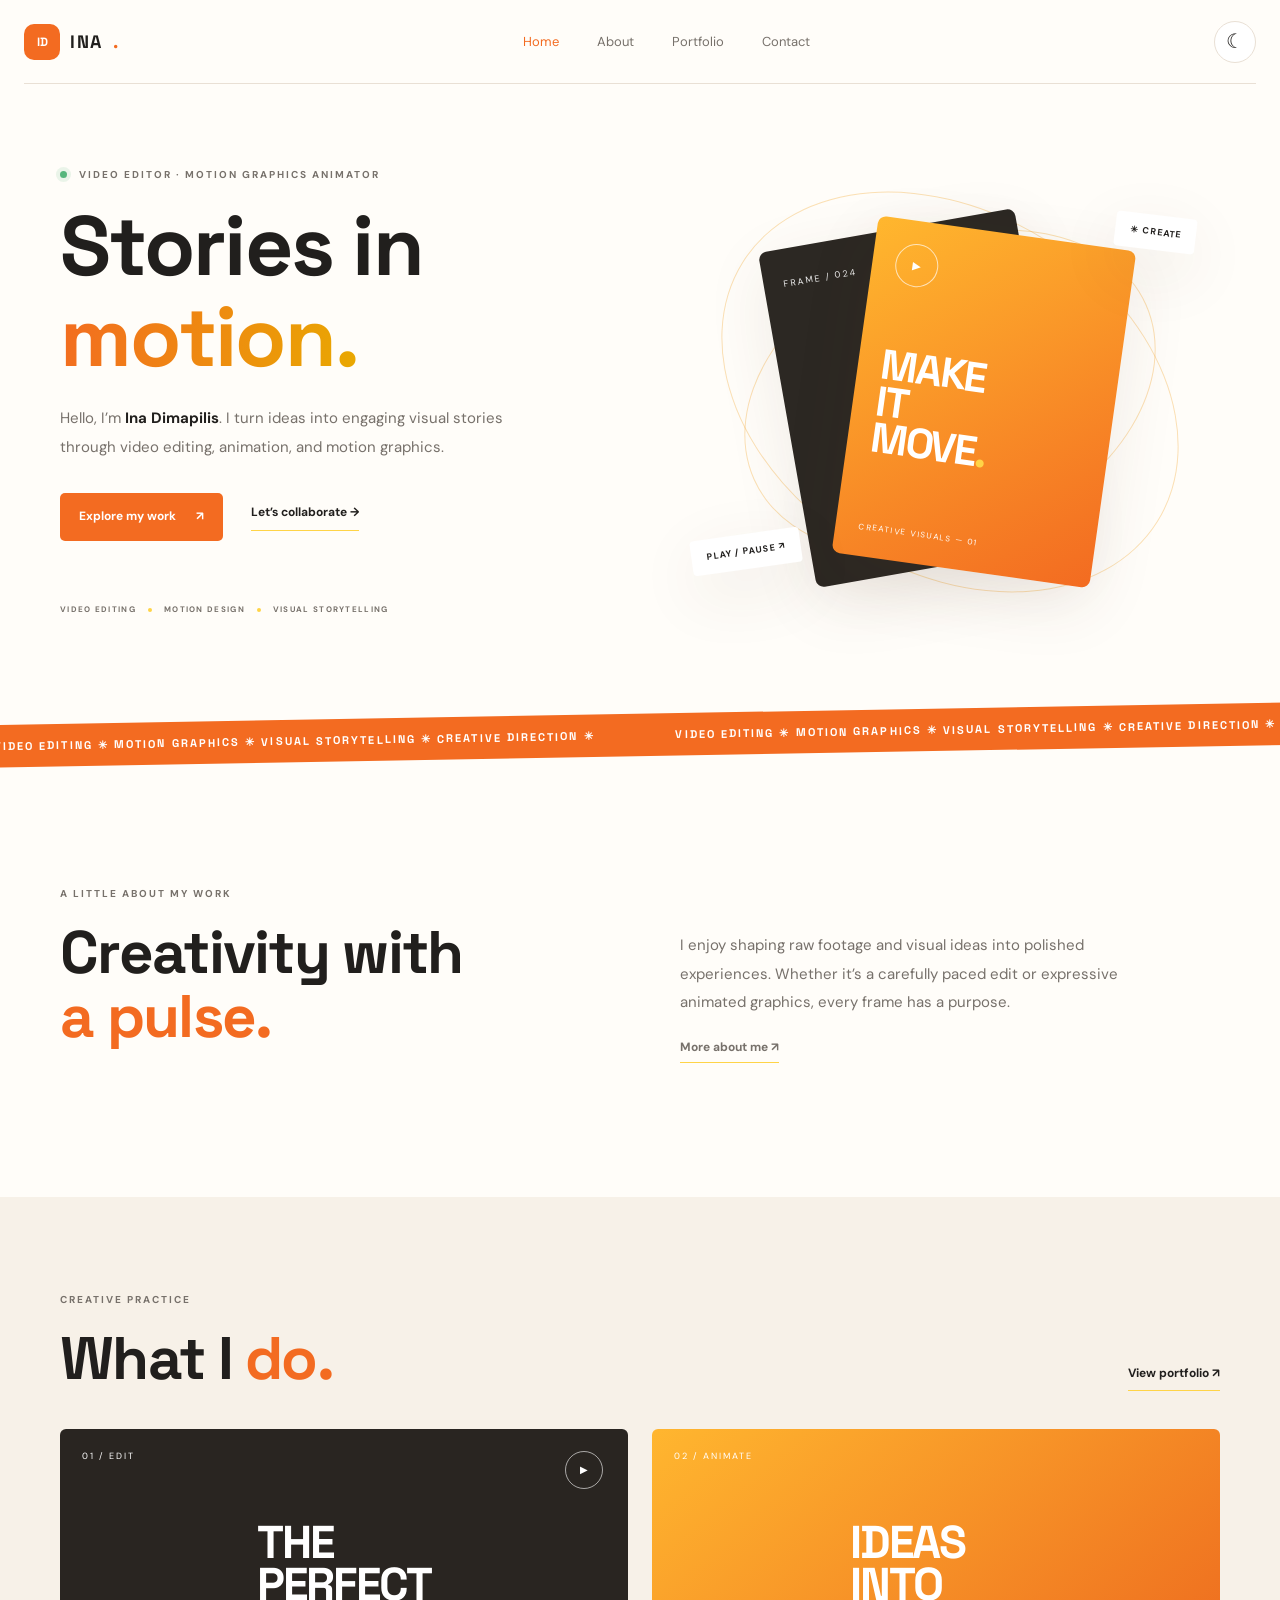
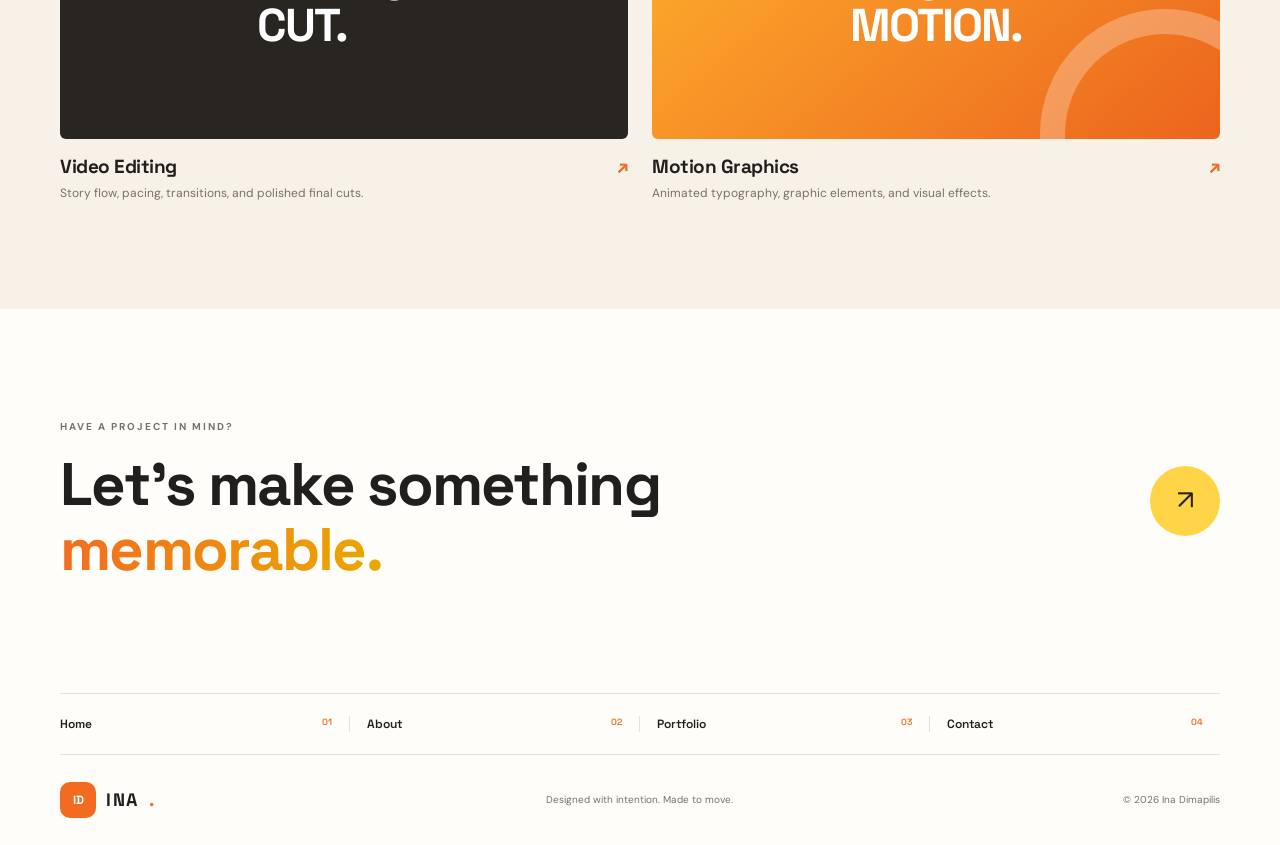
<file: index.html>
<!doctype html>
<html lang="en">
<head>
  <meta charset="UTF-8">
  <meta name="viewport" content="width=device-width, initial-scale=1">
  <meta name="description" content="Ina Dimapilis — video editor and motion graphics animator.">
  <title>Home | Ina Dimapilis</title>
  <link rel="preconnect" href="https://fonts.googleapis.com">
  <link href="https://fonts.googleapis.com/css2?family=DM+Sans:wght@400;500;600;700&family=Space+Grotesk:wght@400;500;600;700&display=swap" rel="stylesheet">
  <link rel="stylesheet" href="css/style.css">
  <script src="javascript/script.js" defer></script>
</head>
<body>
<header class="site-header">
  <a class="brand" href="index.html"><span class="brand-mark">ID</span> INA<span class="orange">.</span></a>
  <button class="menu-toggle" aria-label="Open menu" aria-expanded="false">☰</button>
  <nav class="main-nav" aria-label="Main navigation">
    <a href="index.html" class="active">Home</a><a href="about.html" >About</a>
    <a href="portfolio.html" >Portfolio</a><a href="contact.html" >Contact</a>
  </nav>
  <button class="theme-toggle" aria-label="Toggle light and dark theme" title="Toggle theme"><span class="theme-icon">☾</span></button>
</header>
<main>

<section class="hero wrap">
  <div class="hero-copy reveal">
    <p class="eyebrow"><span class="live-dot"></span> VIDEO EDITOR · MOTION GRAPHICS ANIMATOR</p>
    <h1>Stories in<br><span class="gradient-text">motion.</span></h1>
    <p class="lead">Hello, I’m <strong>Ina Dimapilis</strong>. I turn ideas into engaging visual stories through video editing, animation, and motion graphics.</p>
    <div class="actions"><a class="button primary" href="portfolio.html">Explore my work <span>↗</span></a><a class="underlink" href="contact.html">Let’s collaborate →</a></div>
    <div class="specialties"><span>VIDEO EDITING</span><i></i><span>MOTION DESIGN</span><i></i><span>VISUAL STORYTELLING</span></div>
  </div>
  <div class="hero-art reveal" aria-label="Abstract animated creative artwork">
    <div class="orbit orbit-a"></div><div class="orbit orbit-b"></div>
    <div class="art-panel panel-back"><span>FRAME / 024</span><div class="sun-shape"></div></div>
    <div class="art-panel panel-front"><span class="play">▶</span><strong>MAKE<br>IT<br>MOVE<span class="yellow">.</span></strong><small>CREATIVE VISUALS — 01</small></div>
    <span class="float-label label-a">✳ CREATE</span><span class="float-label label-b">PLAY / PAUSE ↗</span>
  </div>
</section>
<div class="ticker"><div class="ticker-track"><span>VIDEO EDITING ✳ MOTION GRAPHICS ✳ VISUAL STORYTELLING ✳ CREATIVE DIRECTION ✳ </span><span>VIDEO EDITING ✳ MOTION GRAPHICS ✳ VISUAL STORYTELLING ✳ CREATIVE DIRECTION ✳ </span></div></div>
<section class="intro wrap reveal"><div><p class="eyebrow">A LITTLE ABOUT MY WORK</p><h2>Creativity with<br><span class="orange">a pulse.</span></h2></div><div class="intro-copy"><p>I enjoy shaping raw footage and visual ideas into polished experiences. Whether it’s a carefully paced edit or expressive animated graphics, every frame has a purpose.</p><a class="underlink" href="about.html">More about me ↗</a></div></section>
<section class="work-section"><div class="wrap"><div class="section-heading reveal"><div><p class="eyebrow">CREATIVE PRACTICE</p><h2>What I <span class="orange">do.</span></h2></div><a class="underlink" href="portfolio.html">View portfolio ↗</a></div>
<div class="service-grid">
  <a class="service-card reveal" href="portfolio.html"><div class="service-art video-art"><span>01 / EDIT</span><b>THE<br>PERFECT<br>CUT.</b><i>▶</i></div><h3>Video Editing <span>↗</span></h3><p>Story flow, pacing, transitions, and polished final cuts.</p></a>
  <a class="service-card reveal" href="portfolio.html"><div class="service-art motion-art"><span>02 / ANIMATE</span><b>IDEAS<br>INTO<br>MOTION.</b><div class="shape-ring"></div></div><h3>Motion Graphics <span>↗</span></h3><p>Animated typography, graphic elements, and visual effects.</p></a>
</div></div></section>
<section class="cta wrap reveal"><div><p class="eyebrow">HAVE A PROJECT IN MIND?</p><h2>Let’s make something<br><span class="gradient-text">memorable.</span></h2></div><a class="round-link" href="contact.html" aria-label="Contact Ina">↗</a></section>

</main>
<nav class="bottom-nav wrap" aria-label="Quick navigation">
  <a href="index.html">Home <span>01</span></a><a href="about.html">About <span>02</span></a>
  <a href="portfolio.html">Portfolio <span>03</span></a><a href="contact.html">Contact <span>04</span></a>
</nav>
<footer class="site-footer"><div class="wrap footer-inner">
  <a class="brand" href="index.html"><span class="brand-mark">ID</span> INA<span class="orange">.</span></a>
  <p>Designed with intention. Made to move.</p><span>© <span class="year"></span> Ina Dimapilis</span>
</div></footer>
</body></html>
</file>
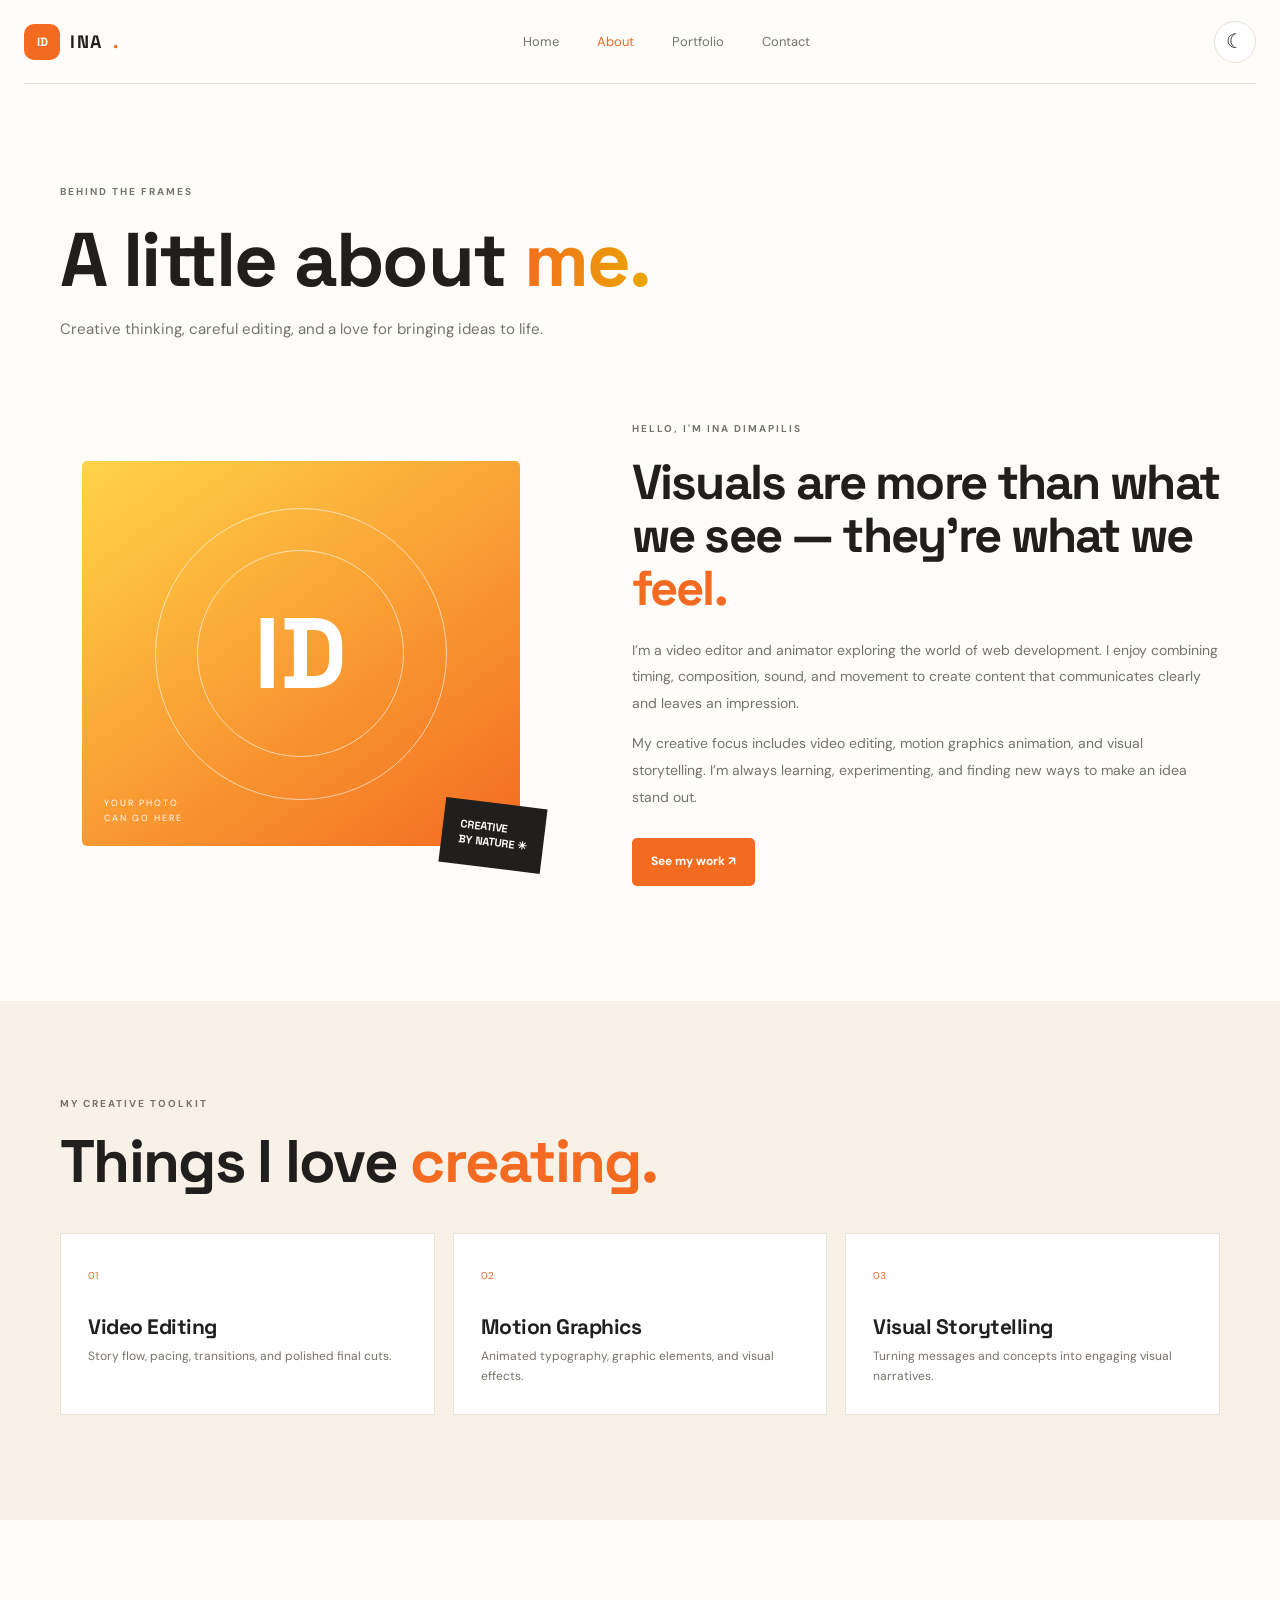
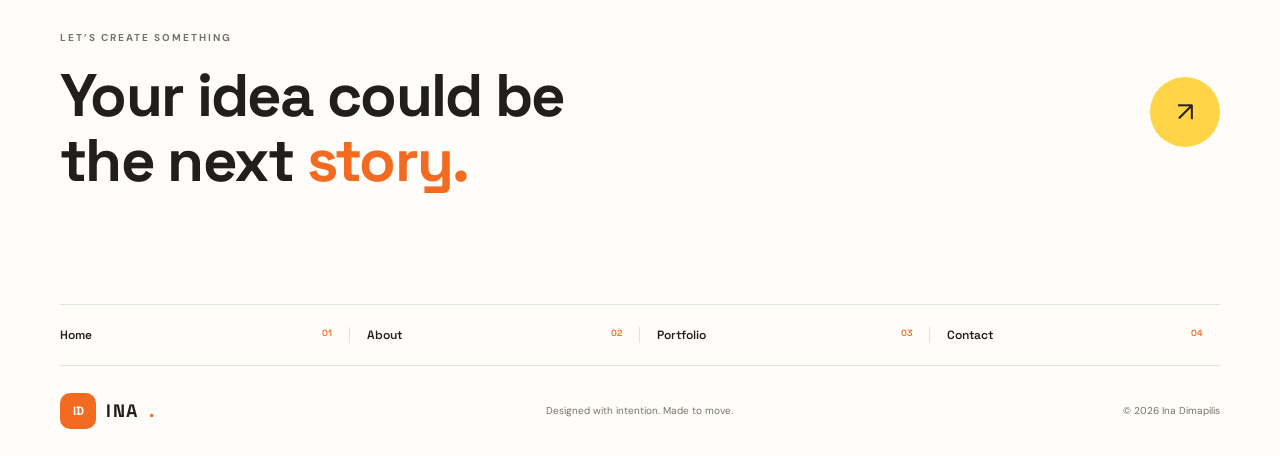
<file: about.html>
<!doctype html>
<html lang="en">
<head>
  <meta charset="UTF-8">
  <meta name="viewport" content="width=device-width, initial-scale=1">
  <meta name="description" content="Ina Dimapilis — video editor and motion graphics animator.">
  <title>About | Ina Dimapilis</title>
  <link rel="preconnect" href="https://fonts.googleapis.com">
  <link href="https://fonts.googleapis.com/css2?family=DM+Sans:wght@400;500;600;700&family=Space+Grotesk:wght@400;500;600;700&display=swap" rel="stylesheet">
  <link rel="stylesheet" href="css/style.css">
  <script src="javascript/script.js" defer></script>
</head>
<body>
<header class="site-header">
  <a class="brand" href="index.html"><span class="brand-mark">ID</span> INA<span class="orange">.</span></a>
  <button class="menu-toggle" aria-label="Open menu" aria-expanded="false">☰</button>
  <nav class="main-nav" aria-label="Main navigation">
    <a href="index.html" >Home</a><a href="about.html" class="active">About</a>
    <a href="portfolio.html" >Portfolio</a><a href="contact.html" >Contact</a>
  </nav>
  <button class="theme-toggle" aria-label="Toggle light and dark theme" title="Toggle theme"><span class="theme-icon">☾</span></button>
</header>
<main>

<section class="page-hero wrap reveal"><p class="eyebrow">BEHIND THE FRAMES</p><h1>A little about <span class="gradient-text">me.</span></h1><p class="lead">Creative thinking, careful editing, and a love for bringing ideas to life.</p></section>
<section class="about-layout wrap"><div class="about-art reveal"><div class="photo-placeholder"><strong>ID</strong><span>YOUR PHOTO<br>CAN GO HERE</span></div><b class="sticker">CREATIVE<br>BY NATURE ✳</b></div>
<div class="about-copy reveal"><p class="eyebrow">HELLO, I'M INA DIMAPILIS</p><h2>Visuals are more than what we see — they’re what we <span class="orange">feel.</span></h2>
<p>I’m a video editor and animator exploring the world of web development. I enjoy combining timing, composition, sound, and movement to create content that communicates clearly and leaves an impression.</p>
<p>My creative focus includes video editing, motion graphics animation, and visual storytelling. I’m always learning, experimenting, and finding new ways to make an idea stand out.</p>
<a class="button primary" href="portfolio.html">See my work ↗</a></div></section>
<section class="skills-section"><div class="wrap"><p class="eyebrow">MY CREATIVE TOOLKIT</p><h2>Things I love <span class="orange">creating.</span></h2><div class="skill-grid">
<article class="skill-card reveal"><span>01</span><h3>Video Editing</h3><p>Story flow, pacing, transitions, and polished final cuts.</p></article>
<article class="skill-card reveal"><span>02</span><h3>Motion Graphics</h3><p>Animated typography, graphic elements, and visual effects.</p></article>
<article class="skill-card reveal"><span>03</span><h3>Visual Storytelling</h3><p>Turning messages and concepts into engaging visual narratives.</p></article>
</div></div></section>
<section class="cta wrap reveal"><div><p class="eyebrow">LET’S CREATE SOMETHING</p><h2>Your idea could be<br>the next <span class="orange">story.</span></h2></div><a class="round-link" href="contact.html" aria-label="Contact Ina">↗</a></section>

</main>
<nav class="bottom-nav wrap" aria-label="Quick navigation">
  <a href="index.html">Home <span>01</span></a><a href="about.html">About <span>02</span></a>
  <a href="portfolio.html">Portfolio <span>03</span></a><a href="contact.html">Contact <span>04</span></a>
</nav>
<footer class="site-footer"><div class="wrap footer-inner">
  <a class="brand" href="index.html"><span class="brand-mark">ID</span> INA<span class="orange">.</span></a>
  <p>Designed with intention. Made to move.</p><span>© <span class="year"></span> Ina Dimapilis</span>
</div></footer>
</body></html>
</file>
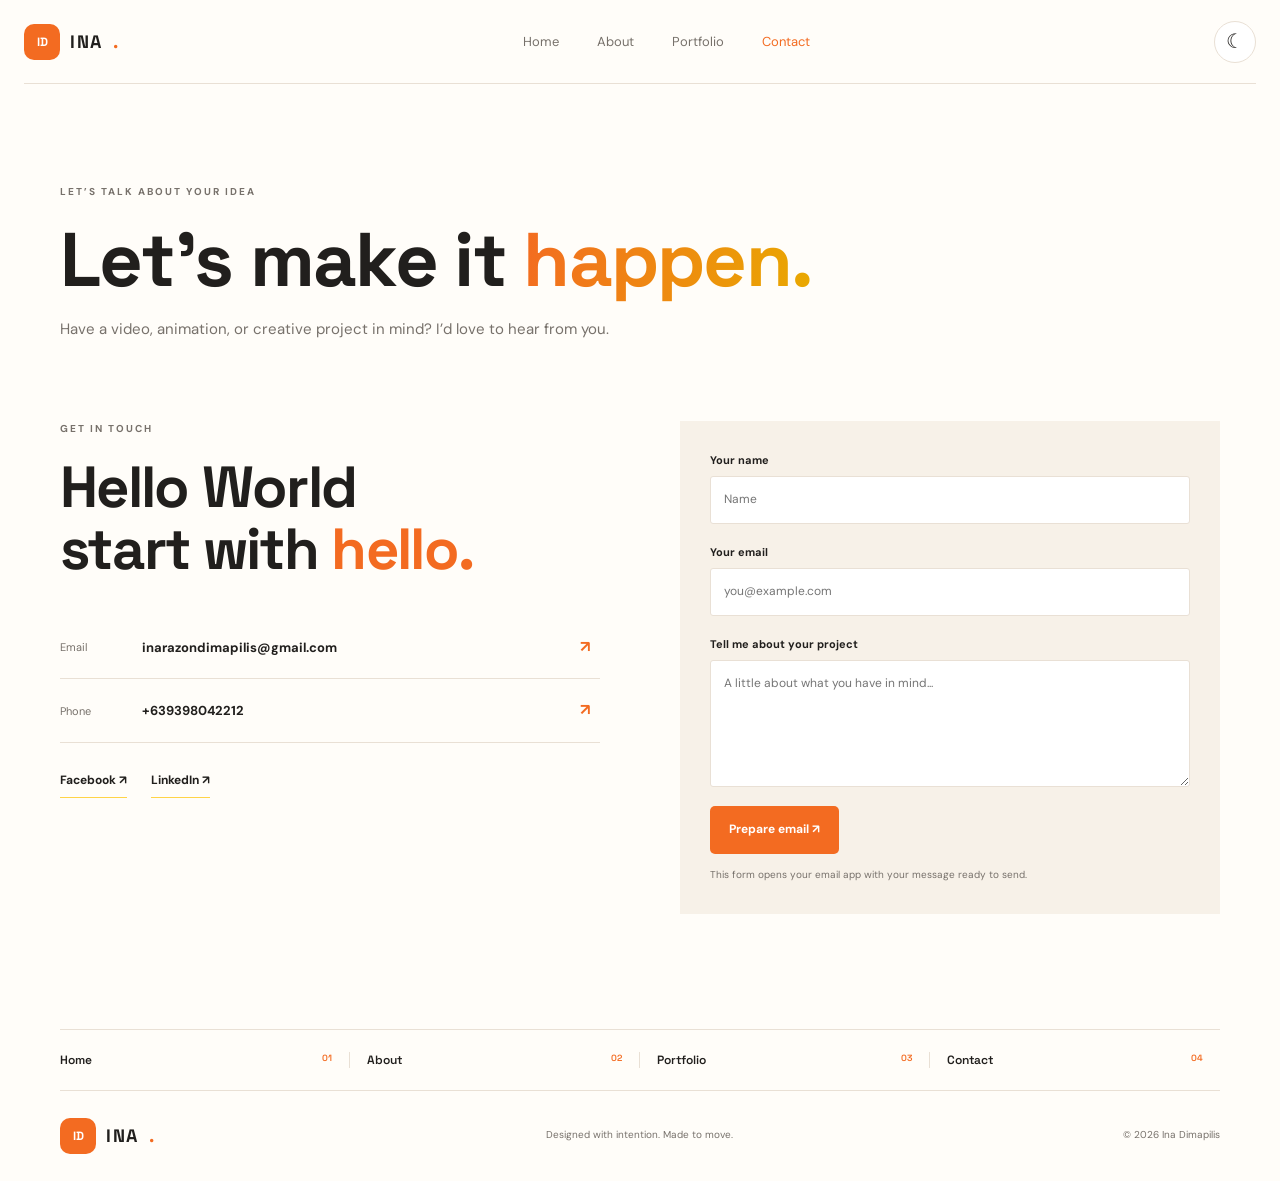
<file: contact.html>
<!doctype html>
<html lang="en">
<head>
  <meta charset="UTF-8">
  <meta name="viewport" content="width=device-width, initial-scale=1">
  <meta name="description" content="Ina Dimapilis — video editor and motion graphics animator.">
  <title>Contact | Ina Dimapilis</title>
  <link rel="preconnect" href="https://fonts.googleapis.com">
  <link href="https://fonts.googleapis.com/css2?family=DM+Sans:wght@400;500;600;700&family=Space+Grotesk:wght@400;500;600;700&display=swap" rel="stylesheet">
  <link rel="stylesheet" href="css/style.css">
  <script src="javascript/script.js" defer></script>
</head>
<body>
<header class="site-header">
  <a class="brand" href="index.html"><span class="brand-mark">ID</span> INA<span class="orange">.</span></a>
  <button class="menu-toggle" aria-label="Open menu" aria-expanded="false">☰</button>
  <nav class="main-nav" aria-label="Main navigation">
    <a href="index.html" >Home</a><a href="about.html" >About</a>
    <a href="portfolio.html" >Portfolio</a><a href="contact.html" class="active">Contact</a>
  </nav>
  <button class="theme-toggle" aria-label="Toggle light and dark theme" title="Toggle theme"><span class="theme-icon">☾</span></button>
</header>
<main>

<section class="page-hero wrap reveal"><p class="eyebrow">LET’S TALK ABOUT YOUR IDEA</p><h1>Let’s make it <span class="gradient-text">happen.</span></h1><p class="lead">Have a video, animation, or creative project in mind? I’d love to hear from you.</p></section>
<section class="contact-layout wrap"><div class="contact-details reveal"><p class="eyebrow">GET IN TOUCH</p><h2>Hello World<br>start with <span class="orange">hello.</span></h2>
<a class="contact-line" href="mailto:inarazondimapilis@gmail.com"><span>Email</span><strong>inarazondimapilis@gmail.com</strong><b>↗</b></a>
<a class="contact-line" href="tel:+639398042212"><span>Phone</span><strong>+639398042212</strong><b>↗</b></a>
<div class="social-links"><a href="https://www.facebook.com/ina.d.razon" target="_blank" rel="noopener noreferrer">Facebook ↗</a><a href="https://www.linkedin.com/in/ina-dimapilis-676564393" target="_blank" rel="noopener noreferrer">LinkedIn ↗</a></div></div>
<form class="contact-form reveal" id="contact-form"><label for="name">Your name</label><input id="name" name="name" placeholder="Name" required>
<label for="email">Your email</label><input id="email" name="email" type="email" placeholder="you@example.com" required>
<label for="message">Tell me about your project</label><textarea id="message" name="message" rows="5" placeholder="A little about what you have in mind..." required></textarea>
<button class="button primary" type="submit">Prepare email ↗</button><p class="form-note" id="form-note">This form opens your email app with your message ready to send.</p></form></section>

</main>
<nav class="bottom-nav wrap" aria-label="Quick navigation">
  <a href="index.html">Home <span>01</span></a><a href="about.html">About <span>02</span></a>
  <a href="portfolio.html">Portfolio <span>03</span></a><a href="contact.html">Contact <span>04</span></a>
</nav>
<footer class="site-footer"><div class="wrap footer-inner">
  <a class="brand" href="index.html"><span class="brand-mark">ID</span> INA<span class="orange">.</span></a>
  <p>Designed with intention. Made to move.</p><span>© <span class="year"></span> Ina Dimapilis</span>
</div></footer>
</body></html>
</file>
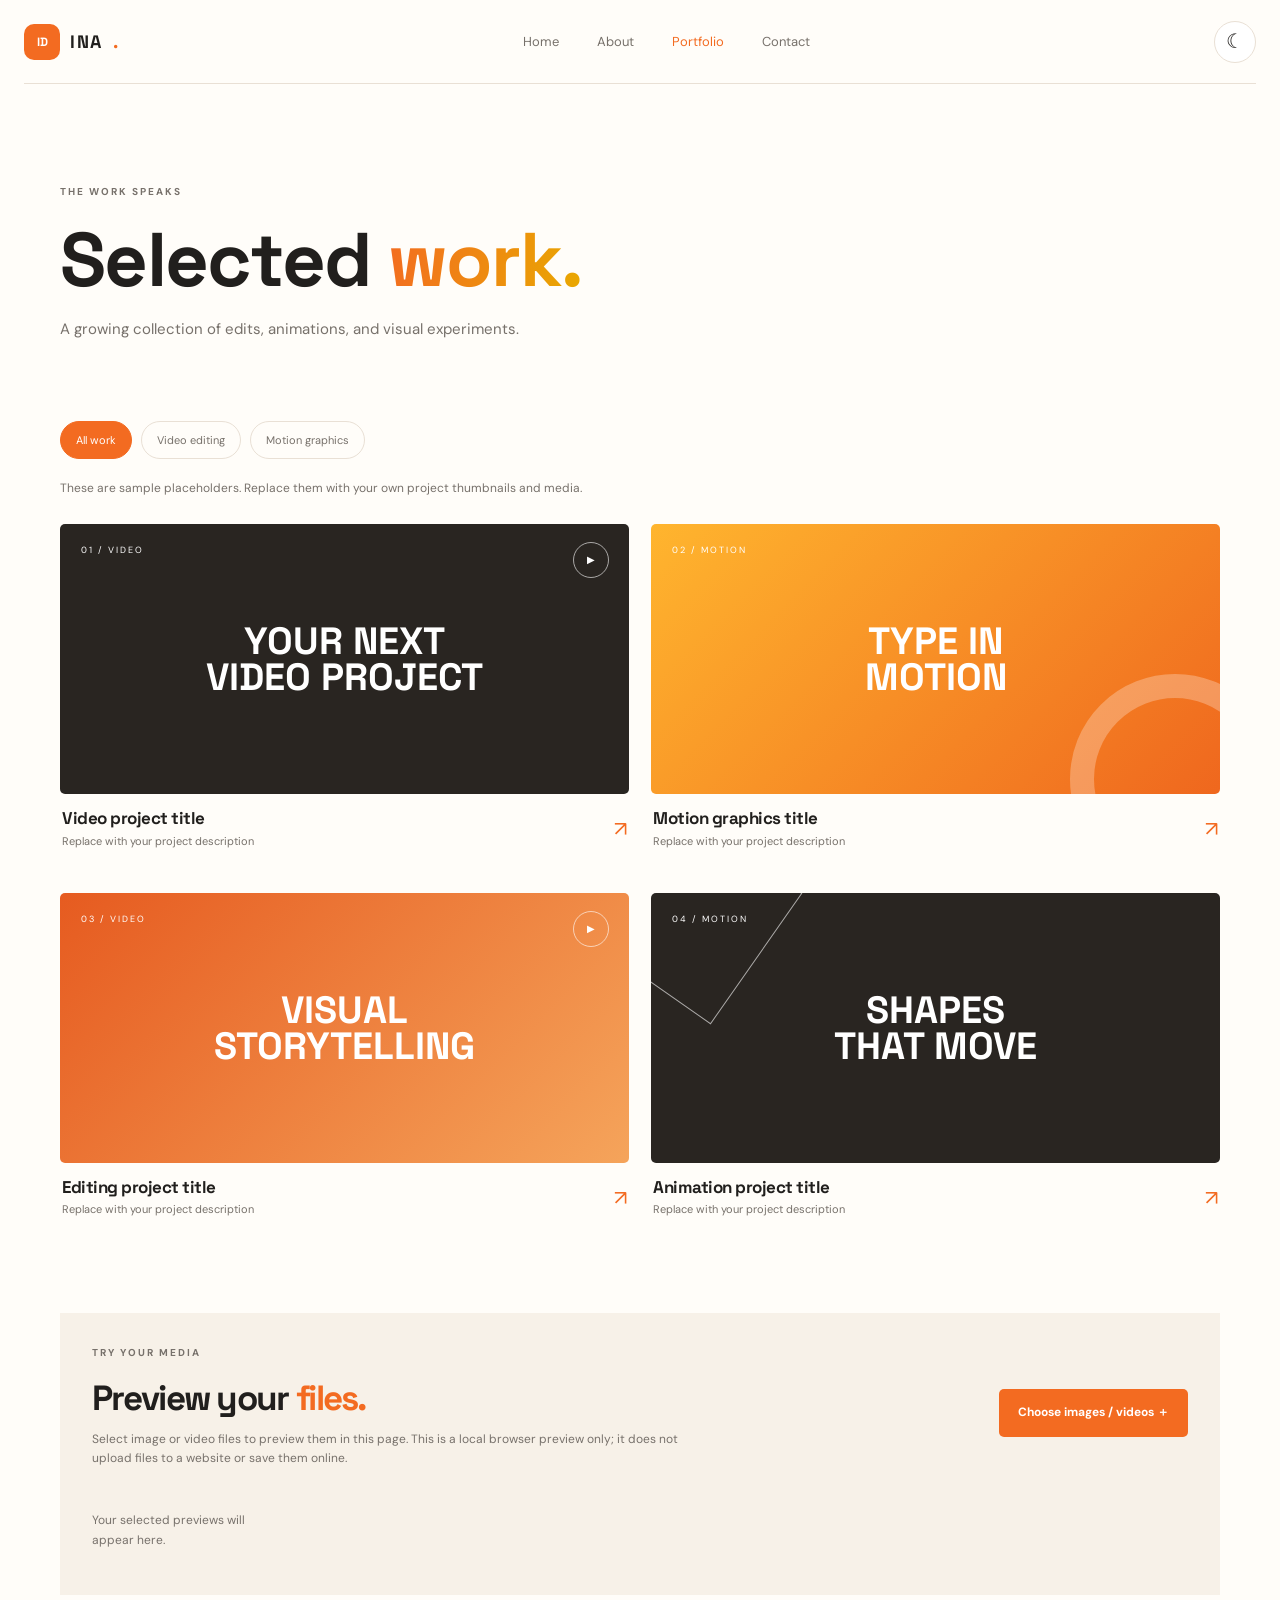
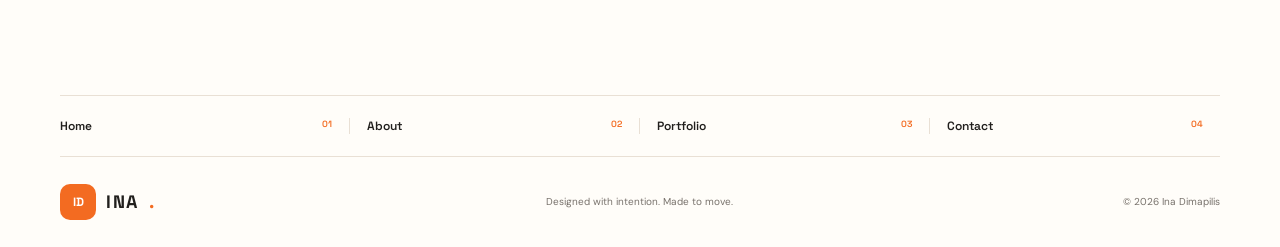
<file: portfolio.html>
<!doctype html>
<html lang="en">
<head>
  <meta charset="UTF-8">
  <meta name="viewport" content="width=device-width, initial-scale=1">
  <meta name="description" content="Ina Dimapilis — video editor and motion graphics animator.">
  <title>Portfolio | Ina Dimapilis</title>
  <link rel="preconnect" href="https://fonts.googleapis.com">
  <link href="https://fonts.googleapis.com/css2?family=DM+Sans:wght@400;500;600;700&family=Space+Grotesk:wght@400;500;600;700&display=swap" rel="stylesheet">
  <link rel="stylesheet" href="css/style.css">
  <script src="javascript/script.js" defer></script>
</head>
<body>
<header class="site-header">
  <a class="brand" href="index.html"><span class="brand-mark">ID</span> INA<span class="orange">.</span></a>
  <button class="menu-toggle" aria-label="Open menu" aria-expanded="false">☰</button>
  <nav class="main-nav" aria-label="Main navigation">
    <a href="index.html" >Home</a><a href="about.html" >About</a>
    <a href="portfolio.html" class="active">Portfolio</a><a href="contact.html" >Contact</a>
  </nav>
  <button class="theme-toggle" aria-label="Toggle light and dark theme" title="Toggle theme"><span class="theme-icon">☾</span></button>
</header>
<main>

<section class="page-hero wrap reveal"><p class="eyebrow">THE WORK SPEAKS</p><h1>Selected <span class="gradient-text">work.</span></h1><p class="lead">A growing collection of edits, animations, and visual experiments.</p></section>
<section class="wrap portfolio-area">
<div class="filter-row" role="group" aria-label="Filter portfolio"><button class="filter-btn active" data-filter="all">All work</button><button class="filter-btn" data-filter="video">Video editing</button><button class="filter-btn" data-filter="motion">Motion graphics</button></div>
<p class="muted small">These are sample placeholders. Replace them with your own project thumbnails and media.</p>
<div class="portfolio-grid">
<article class="portfolio-item reveal" data-category="video"><div class="portfolio-thumb thumb-one"><span>01 / VIDEO</span><b>YOUR NEXT<br>VIDEO PROJECT</b><i>▶</i></div><div class="portfolio-caption"><div><h3>Video project title</h3><p>Replace with your project description</p></div><span>↗</span></div></article>
<article class="portfolio-item reveal" data-category="motion"><div class="portfolio-thumb thumb-two"><span>02 / MOTION</span><b>TYPE IN<br>MOTION</b><i class="circle-shape"></i></div><div class="portfolio-caption"><div><h3>Motion graphics title</h3><p>Replace with your project description</p></div><span>↗</span></div></article>
<article class="portfolio-item reveal" data-category="video"><div class="portfolio-thumb thumb-three"><span>03 / VIDEO</span><b>VISUAL<br>STORYTELLING</b><i>▶</i></div><div class="portfolio-caption"><div><h3>Editing project title</h3><p>Replace with your project description</p></div><span>↗</span></div></article>
<article class="portfolio-item reveal" data-category="motion"><div class="portfolio-thumb thumb-four"><span>04 / MOTION</span><b>SHAPES<br>THAT MOVE</b><i class="square-shape"></i></div><div class="portfolio-caption"><div><h3>Animation project title</h3><p>Replace with your project description</p></div><span>↗</span></div></article>
</div>
<div class="upload-panel reveal"><div><p class="eyebrow">TRY YOUR MEDIA</p><h2>Preview your <span class="orange">files.</span></h2><p>Select image or video files to preview them in this page. This is a local browser preview only; it does not upload files to a website or save them online.</p></div>
<label class="button primary upload-button">Choose images / videos ＋<input id="media-upload" type="file" accept="image/*,video/*" multiple hidden></label>
<div id="upload-preview" class="upload-preview" aria-live="polite"><p>Your selected previews will appear here.</p></div></div>
</section>

</main>
<nav class="bottom-nav wrap" aria-label="Quick navigation">
  <a href="index.html">Home <span>01</span></a><a href="about.html">About <span>02</span></a>
  <a href="portfolio.html">Portfolio <span>03</span></a><a href="contact.html">Contact <span>04</span></a>
</nav>
<footer class="site-footer"><div class="wrap footer-inner">
  <a class="brand" href="index.html"><span class="brand-mark">ID</span> INA<span class="orange">.</span></a>
  <p>Designed with intention. Made to move.</p><span>© <span class="year"></span> Ina Dimapilis</span>
</div></footer>
</body></html>
</file>
<file: css/style.css>
/* INA DIMAPILIS PORTFOLIO — orange + yellow theme */
:root{--orange:#f36b21;--yellow:#ffd447;--ink:#211f1d;--muted:#77716b;--paper:#fffdf9;--soft:#f7f1e8;--line:#e9e0d5;--card:#fff;--shadow:0 20px 65px #51351b18}
*{box-sizing:border-box}html{scroll-behavior:smooth}body{margin:0;background:var(--paper);color:var(--ink);font-family:"DM Sans",sans-serif;line-height:1.65;transition:background .3s,color .3s}
body[data-theme=dark]{--ink:#f6f0e8;--muted:#b7aca0;--paper:#171615;--soft:#24211e;--line:#3c352f;--card:#211e1b;--shadow:0 20px 65px #0006}
a{color:inherit;text-decoration:none}button,input,textarea{font:inherit}.wrap{width:min(1160px,calc(100% - 48px));margin-inline:auto}
.site-header{height:84px;width:min(1240px,calc(100% - 48px));margin:auto;display:flex;align-items:center;justify-content:space-between;border-bottom:1px solid var(--line);position:relative;z-index:5}
.brand{display:flex;align-items:center;gap:10px;font:700 18px "Space Grotesk";letter-spacing:1.5px}.brand-mark{width:36px;height:36px;border-radius:10px;background:var(--orange);color:#fff;display:grid;place-items:center;font-size:12px;letter-spacing:0}.orange{color:var(--orange)}.main-nav{display:flex;gap:38px}.main-nav a{font-size:13px;color:var(--muted)}.main-nav a:hover,.main-nav a.active{color:var(--orange)}
.theme-toggle,.menu-toggle{width:42px;height:42px;border-radius:50%;border:1px solid var(--line);background:var(--card);color:var(--ink);font-size:20px;cursor:pointer}.menu-toggle{display:none}
h1,h2,h3{font-family:"Space Grotesk";line-height:1.08;letter-spacing:-1.7px}h1{font-size:clamp(54px,7vw,84px);margin:0 0 22px}h2{font-size:clamp(38px,5vw,60px);margin:0 0 22px}h3{letter-spacing:-.5px}.eyebrow{font-size:10px;letter-spacing:2px;font-weight:700;color:var(--muted);margin:0 0 18px}.gradient-text{background:linear-gradient(100deg,var(--orange),#e9a900);-webkit-background-clip:text;background-clip:text;color:transparent}.lead{color:var(--muted);font-size:15px;max-width:550px}.live-dot{display:inline-block;width:7px;height:7px;border-radius:50%;background:#56b67c;margin-right:8px;box-shadow:0 0 0 4px #56b67c20}
.hero{min-height:630px;display:grid;grid-template-columns:1.05fr .95fr;align-items:center;gap:25px;padding-top:50px;padding-bottom:65px}.hero-copy .lead{max-width:490px;line-height:1.9}.hero-copy strong{color:var(--ink)}.actions{display:flex;align-items:center;gap:28px;margin-top:32px}.button{display:inline-flex;align-items:center;gap:20px;border:0;border-radius:5px;padding:14px 19px;font-size:12px;font-weight:700;cursor:pointer;transition:transform .2s,filter .2s}.button:hover{transform:translateY(-3px);filter:brightness(.96)}.primary{background:var(--orange);color:#fff}.primary:hover{background:#df5715}.underlink{font-size:12px;font-weight:700;border-bottom:1px solid var(--yellow);padding-bottom:7px}.specialties{display:flex;align-items:center;gap:12px;margin-top:62px;font-size:8px;letter-spacing:1.3px;color:var(--muted);font-weight:700}.specialties i{width:4px;height:4px;background:var(--yellow);border-radius:50%}
.hero-art{height:450px;position:relative;display:grid;place-items:center}.orbit{position:absolute;border:1px solid #f3a52c55;border-radius:50%}.orbit-a{width:430px;height:300px;transform:rotate(-24deg)}.orbit-b{width:490px;height:360px;transform:rotate(32deg)}.art-panel{position:absolute;width:260px;height:340px;border-radius:8px;box-shadow:var(--shadow);overflow:hidden}.panel-back{background:#2c2823;transform:rotate(-10deg) translate(-35px,0);padding:20px;color:#eee}.panel-back>span{font-size:9px;letter-spacing:2px}.sun-shape{position:absolute;width:220px;height:220px;border-radius:50%;right:-68px;bottom:22px;background:linear-gradient(135deg,var(--yellow),var(--orange))}.panel-front{background:linear-gradient(145deg,#ffb72e,var(--orange));transform:rotate(8deg) translate(35px,5px);padding:23px;color:#fff;display:flex;flex-direction:column;justify-content:space-between}.panel-front strong{font:700 42px/.88 "Space Grotesk";letter-spacing:-2px}.panel-front small{font-size:8px;letter-spacing:1.5px}.yellow{color:var(--yellow)}.play{width:43px;height:43px;border:1px solid #ffffffaa;border-radius:50%;display:grid;place-items:center;font-size:11px}.float-label{position:absolute;z-index:2;background:var(--card);padding:10px 15px;border-radius:4px;box-shadow:var(--shadow);font-size:9px;font-weight:700;letter-spacing:1px}.label-a{top:48px;right:24px;transform:rotate(7deg)}.label-b{bottom:48px;left:10px;transform:rotate(-8deg)}
.ticker{overflow:hidden;background:var(--orange);color:white;padding:14px 0;transform:rotate(-1deg) scale(1.01)}.ticker-track{display:flex;gap:50px;white-space:nowrap;width:max-content;font:700 11px "Space Grotesk";letter-spacing:2px;animation:marquee 25s linear infinite}.ticker-track span{padding-right:30px}
.intro{display:grid;grid-template-columns:1fr 1fr;gap:80px;padding-top:130px;padding-bottom:125px}.intro-copy{max-width:470px;padding-top:30px;color:var(--muted);font-size:15px;line-height:1.9}.work-section,.skills-section{background:var(--soft);padding:95px 0 105px}.section-heading{display:flex;justify-content:space-between;align-items:end;margin-bottom:38px}.section-heading h2{margin:0}.service-grid{display:grid;grid-template-columns:1fr 1fr;gap:24px}.service-art{height:310px;position:relative;overflow:hidden;border-radius:6px;color:white;display:flex;align-items:center;justify-content:center}.service-art>span{position:absolute;top:20px;left:22px;font-size:9px;letter-spacing:2px}.service-art>b{font:700 46px/.9 "Space Grotesk";letter-spacing:-2px;z-index:1}.video-art{background:#292521}.video-art>i{position:absolute;right:25px;top:22px;width:38px;height:38px;border:1px solid #fff9;border-radius:50%;display:grid;place-items:center;font-style:normal;font-size:10px}.motion-art{background:linear-gradient(140deg,#ffb62f,#ec641d)}.shape-ring{position:absolute;width:250px;height:250px;border:25px solid #ffffff45;border-radius:50%;right:-70px;bottom:-120px}.service-card h3{font-size:19px;margin:18px 0 6px}.service-card h3 span{float:right;color:var(--orange)}.service-card p{font-size:12px;color:var(--muted);margin:0}
.cta{display:flex;justify-content:space-between;align-items:center;padding-top:110px;padding-bottom:110px}.cta h2{margin:0}.round-link{width:70px;height:70px;border-radius:50%;background:var(--yellow);color:#28221a;display:grid;place-items:center;font-size:27px;transition:transform .25s}.round-link:hover{transform:rotate(45deg)}
.bottom-nav{display:grid;grid-template-columns:repeat(4,1fr);border-block:1px solid var(--line);padding-block:22px}.bottom-nav a{display:flex;justify-content:space-between;padding:0 17px;border-right:1px solid var(--line);font:600 12px "Space Grotesk"}.bottom-nav a:first-child{padding-left:0}.bottom-nav a:last-child{border:0}.bottom-nav span{font-size:9px;color:var(--orange)}.site-footer{padding:27px 0}.footer-inner{display:flex;justify-content:space-between;align-items:center}.footer-inner p,.footer-inner>span{font-size:10px;color:var(--muted);margin:0}
.page-hero{padding-top:100px;padding-bottom:65px}.page-hero h1{font-size:clamp(52px,7vw,76px);margin-bottom:16px}.about-layout{display:grid;grid-template-columns:.9fr 1.1fr;gap:90px;align-items:center;padding-bottom:115px}.about-art{position:relative;padding:22px}.photo-placeholder{height:385px;background:linear-gradient(145deg,var(--yellow),var(--orange));border-radius:5px;display:grid;place-items:center;position:relative;overflow:hidden;color:white}.photo-placeholder:before,.photo-placeholder:after{content:"";position:absolute;width:290px;height:290px;border:1px solid #fff9;border-radius:50%}.photo-placeholder:after{width:205px;height:205px}.photo-placeholder strong{font:700 100px "Space Grotesk";z-index:1}.photo-placeholder span{position:absolute;bottom:20px;left:22px;font-size:9px;letter-spacing:2px}.sticker{position:absolute;right:-2px;bottom:0;background:var(--ink);color:var(--paper);padding:17px;font:700 11px/1.4 "Space Grotesk";transform:rotate(7deg)}.about-copy h2{font-size:clamp(34px,4vw,49px)}.about-copy>p:not(.eyebrow){font-size:14px;line-height:1.9;color:var(--muted)}.about-copy .button{margin-top:14px}.skills-section h2{margin-bottom:38px}.skill-grid{display:grid;grid-template-columns:repeat(3,1fr);gap:18px}.skill-card{background:var(--card);border:1px solid var(--line);padding:27px;min-height:180px}.skill-card>span{font-size:10px;color:var(--orange)}.skill-card h3{font-size:21px;margin:28px 0 9px}.skill-card p{font-size:12px;color:var(--muted);margin:0}
.portfolio-area{padding-bottom:100px}.filter-row{display:flex;gap:9px;margin-bottom:20px}.filter-btn{border:1px solid var(--line);background:transparent;color:var(--muted);border-radius:30px;padding:9px 15px;font-size:11px;cursor:pointer}.filter-btn.active,.filter-btn:hover{background:var(--orange);border-color:var(--orange);color:white}.small,.muted{font-size:12px;color:var(--muted)}.portfolio-grid{display:grid;grid-template-columns:1fr 1fr;gap:28px 22px;margin-top:25px}.portfolio-item[hidden]{display:none}.portfolio-thumb{height:270px;border-radius:5px;position:relative;overflow:hidden;display:grid;place-items:center;color:white}.portfolio-thumb>span{position:absolute;top:19px;left:21px;font-size:9px;letter-spacing:2px}.portfolio-thumb>b{font:700 38px/.95 "Space Grotesk";text-align:center;z-index:1}.portfolio-thumb>i:not(.circle-shape):not(.square-shape){position:absolute;right:20px;top:18px;border:1px solid #fff9;width:36px;height:36px;border-radius:50%;display:grid;place-items:center;font-style:normal;font-size:10px}.thumb-one{background:#292521}.thumb-two{background:linear-gradient(135deg,#ffb52e,#ef671e)}.thumb-three{background:linear-gradient(135deg,#e65b20,#f5a45b)}.thumb-four{background:#292521}.circle-shape{position:absolute;width:210px;height:210px;border:24px solid #ffffff45;border-radius:50%;right:-60px;bottom:-90px}.square-shape{position:absolute;width:160px;height:160px;border:1px solid #fff9;transform:rotate(35deg);left:-40px;top:-60px}.portfolio-caption{display:flex;justify-content:space-between;align-items:center;padding:15px 2px}.portfolio-caption h3{font-size:17px;margin:0 0 4px}.portfolio-caption p{font-size:11px;color:var(--muted);margin:0}.portfolio-caption>span{color:var(--orange);font-size:21px}.upload-panel{margin-top:80px;background:var(--soft);padding:32px;display:grid;grid-template-columns:1fr auto;gap:18px;align-items:center}.upload-panel h2{font-size:35px;margin-bottom:10px}.upload-panel p:not(.eyebrow){font-size:12px;color:var(--muted);max-width:620px}.upload-button{white-space:nowrap}.upload-preview{grid-column:1/-1;display:grid;grid-template-columns:repeat(auto-fill,minmax(160px,1fr));gap:14px}.upload-preview>p{color:var(--muted);font-size:12px}.preview-card{background:var(--card);padding:9px;border:1px solid var(--line);border-radius:5px;min-width:0}.preview-card img,.preview-card video{width:100%;height:140px;object-fit:cover;border-radius:3px;background:#171615}.preview-card p{font-size:10px;overflow-wrap:anywhere;margin:7px 0 0;color:var(--muted)}
.contact-layout{display:grid;grid-template-columns:1fr 1fr;gap:80px;padding-bottom:115px}.contact-details h2{font-size:clamp(42px,5vw,58px);margin-bottom:35px}.contact-line{display:grid;grid-template-columns:70px 1fr 20px;gap:12px;align-items:center;padding:18px 0;border-bottom:1px solid var(--line)}.contact-line>span{font-size:11px;color:var(--muted)}.contact-line strong{font-size:13px;overflow-wrap:anywhere}.contact-line b{color:var(--orange)}.social-links{display:flex;gap:24px;margin-top:28px}.social-links a{font-size:12px;font-weight:700;border-bottom:1px solid var(--yellow);padding-bottom:6px}.contact-form{background:var(--soft);padding:30px;display:flex;flex-direction:column}.contact-form label{font-size:11px;font-weight:700;margin:0 0 7px}.contact-form input,.contact-form textarea{width:100%;border:1px solid var(--line);background:var(--card);color:var(--ink);padding:13px;margin-bottom:19px;border-radius:3px;outline:none;font-size:12px}.contact-form input:focus,.contact-form textarea:focus{border-color:var(--orange)}.contact-form textarea{resize:vertical}.contact-form button{align-self:flex-start}.form-note{font-size:10px;color:var(--muted);margin:13px 0 0}
.reveal{opacity:0;transform:translateY(22px);transition:opacity .7s ease,transform .7s ease}.reveal.is-visible{opacity:1;transform:translateY(0)}
@keyframes marquee{to{transform:translateX(-50%)}}@keyframes float{50%{transform:translateY(-13px)}}@keyframes spin{to{transform:rotate(360deg)}}.panel-front{animation:float 5s ease-in-out infinite}.panel-back{animation:float 6s ease-in-out infinite reverse}.orbit-a{animation:spin 32s linear infinite}.orbit-b{animation:spin 42s linear infinite reverse}
@media(max-width:800px){.hero{grid-template-columns:1fr;padding-top:75px}.hero-art{height:390px}.intro{gap:30px}.about-layout,.contact-layout{gap:35px}.main-nav{gap:20px}}
@media(max-width:620px){.wrap,.site-header{width:calc(100% - 36px)}.site-header{height:72px}.menu-toggle{display:block;margin-left:auto;margin-right:10px}.main-nav{display:none;position:absolute;top:71px;left:-18px;right:-18px;background:var(--card);padding:20px 25px;border-bottom:1px solid var(--line);flex-direction:column;gap:18px}.main-nav.nav-open{display:flex}.hero{padding-top:65px;min-height:0}.hero-art{height:340px}.art-panel{transform-origin:center}.panel-back{transform:rotate(-10deg) translate(-24px,0) scale(.85)}.panel-front{transform:rotate(8deg) translate(24px,0) scale(.85)}.orbit-a{width:320px}.orbit-b{width:350px}.specialties{flex-wrap:wrap;margin-top:42px}.intro,.about-layout,.contact-layout{grid-template-columns:1fr;gap:24px}.intro{padding-top:90px;padding-bottom:85px}.intro-copy{padding-top:0}.section-heading{align-items:start;gap:20px;flex-direction:column}.service-grid,.portfolio-grid,.skill-grid{grid-template-columns:1fr}.service-art{height:260px}.cta{padding-block:80px}.round-link{width:58px;height:58px;flex-shrink:0}.bottom-nav{grid-template-columns:1fr 1fr;gap:17px 0}.bottom-nav a:nth-child(2){border:0}.bottom-nav a:nth-child(3){padding-left:0}.footer-inner{gap:14px;flex-wrap:wrap}.footer-inner p{order:3;width:100%}.page-hero{padding-top:75px}.about-art{max-width:420px}.photo-placeholder{height:320px}.upload-panel{grid-template-columns:1fr;padding:22px}.upload-preview{grid-template-columns:1fr 1fr}.contact-form{padding:22px}.contact-line{grid-template-columns:55px 1fr 16px}.contact-line strong{font-size:11px}}
@media(prefers-reduced-motion:reduce){*,*::before,*::after{scroll-behavior:auto!important;animation-duration:.01ms!important;animation-iteration-count:1!important;transition-duration:.01ms!important}.reveal{opacity:1;transform:none}}
</file>
